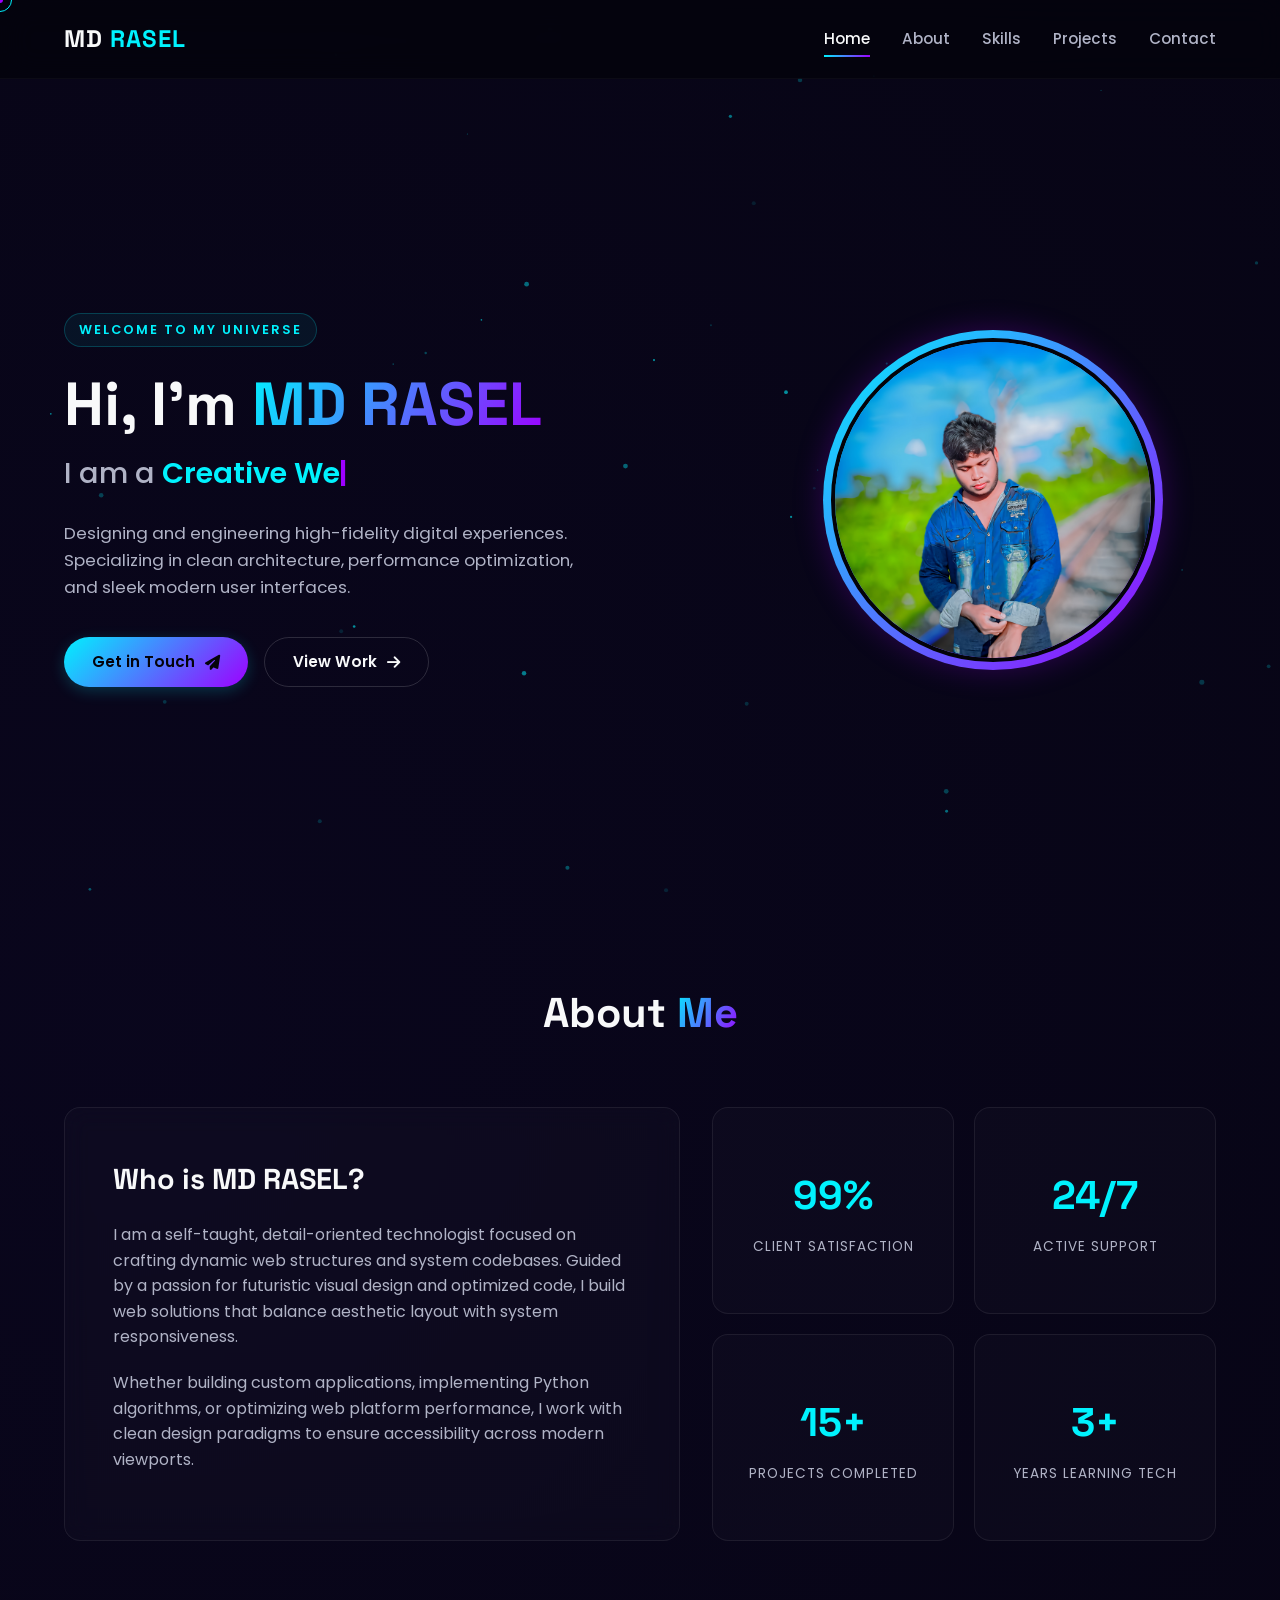
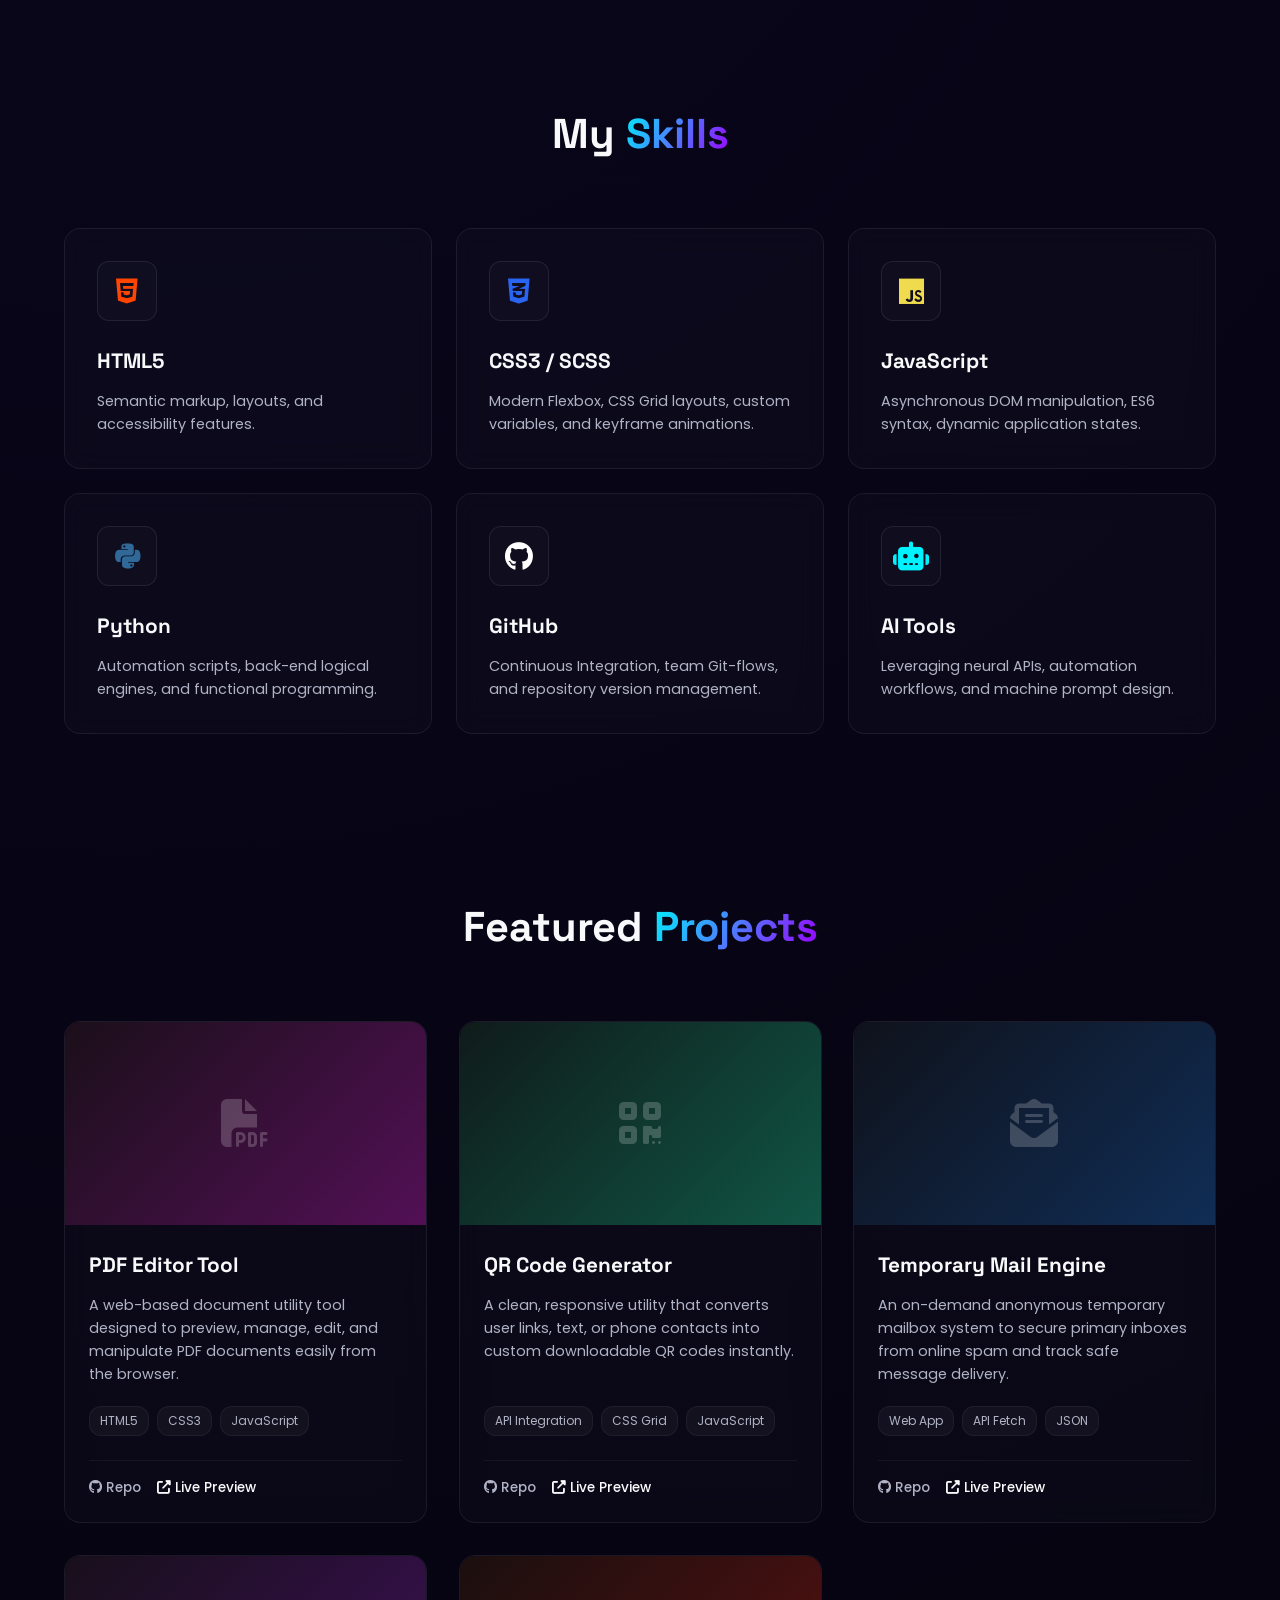
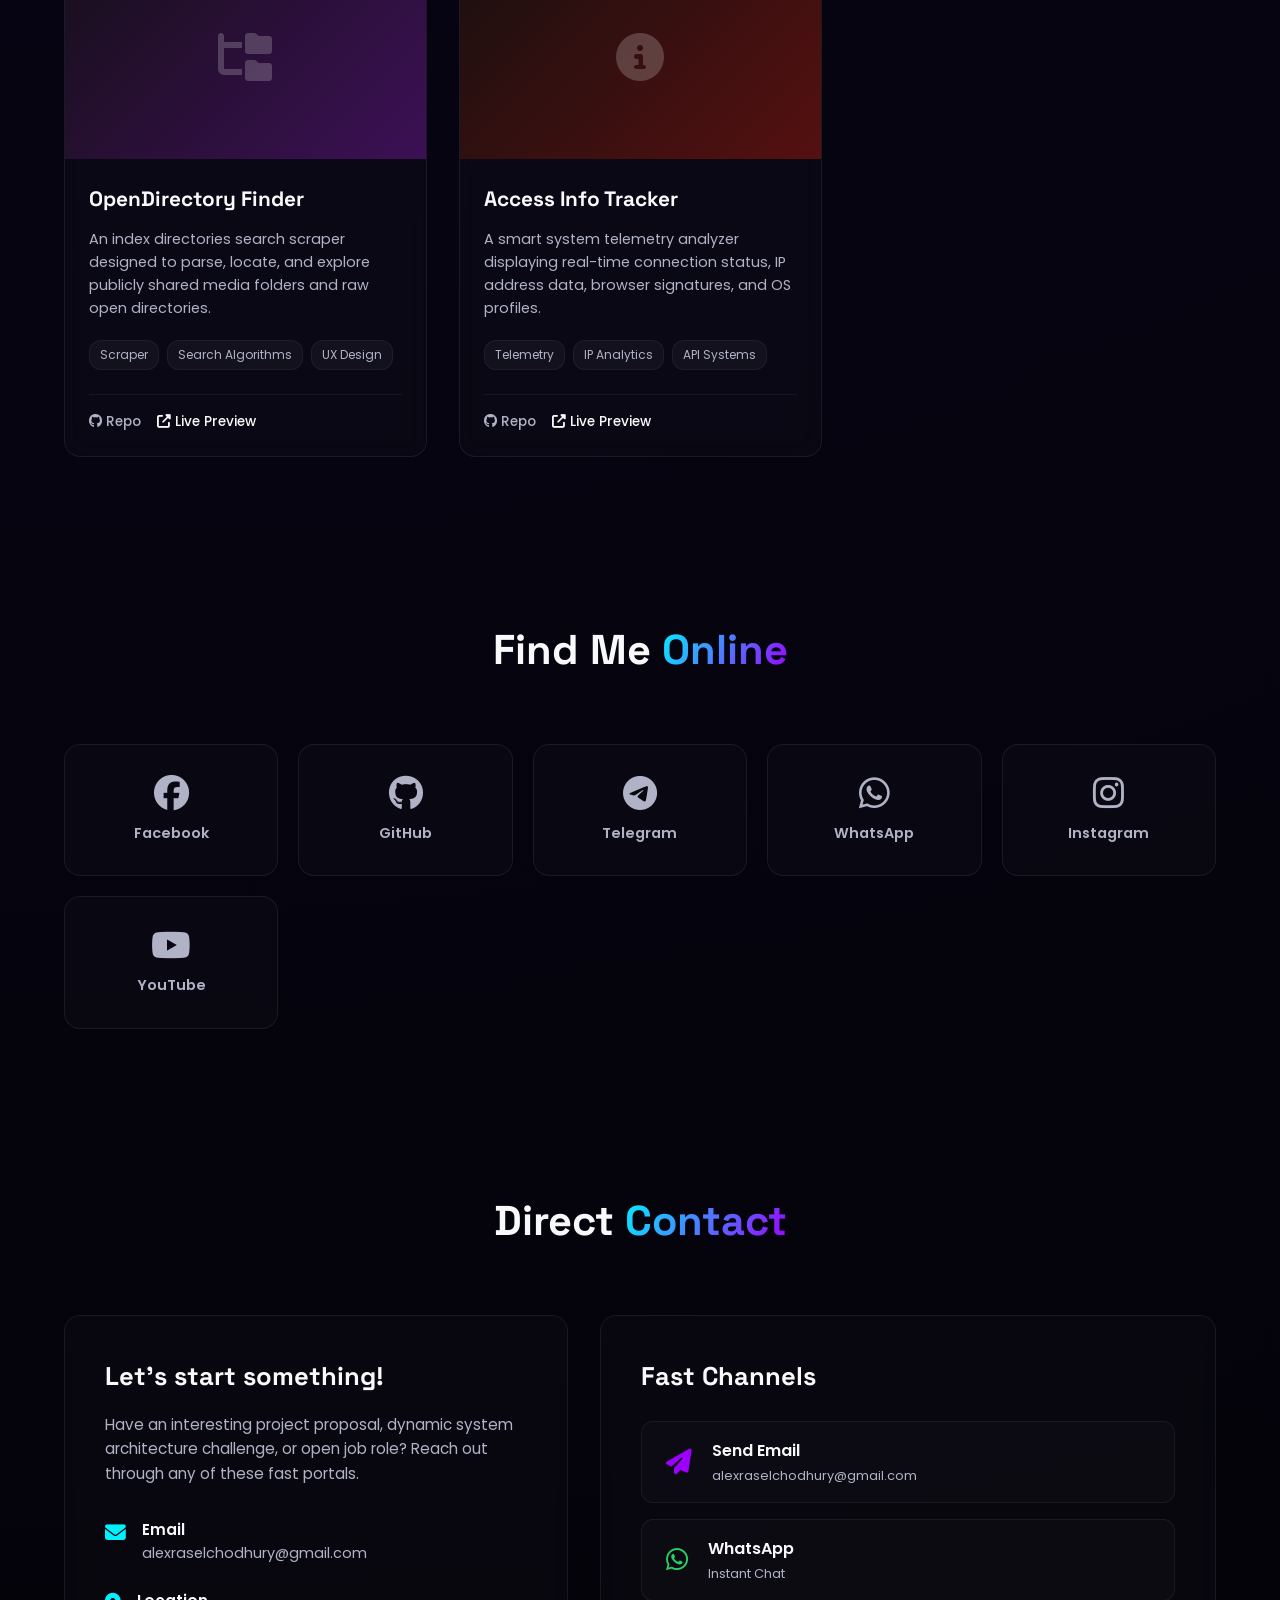
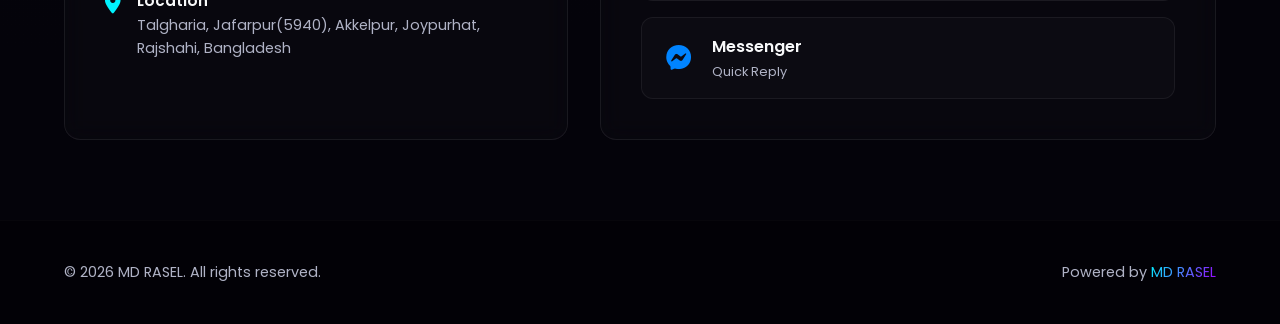
<file: index.html>
<!DOCTYPE html>
<html lang="en">
<head>
    <meta charset="UTF-8">
    <meta name="viewport" content="width=device-width, initial-scale=1.0">
    <title>MD RASEL | Premium Portfolio</title>
    <!-- Google Fonts -->
    <link rel="preconnect" href="https://fonts.googleapis.com">
    <link rel="preconnect" href="https://fonts.gstatic.com" crossorigin>
    <link href="https://fonts.googleapis.com/css2?family=Poppins:wght@300;400;500;600;700;800&family=Space+Grotesk:wght@400;500;600;700&display=swap" rel="stylesheet">
    <!-- Font Awesome Icons -->
    <link rel="stylesheet" href="https://cdnjs.cloudflare.com/ajax/libs/font-awesome/6.4.0/css/all.min.css">
    <!-- Custom CSS -->
    <link rel="stylesheet" href="style.css">
</head>
<body>

    <!-- Custom Animated Cursor -->
    <div class="custom-cursor"></div>
    <div class="custom-cursor-dot"></div>

    <!-- Loading Screen -->
    <div class="loader-wrapper" id="loader">
        <div class="loader">
            <span></span>
            <span></span>
        </div>
    </div>

    <!-- Scroll Progress Bar -->
    <div class="scroll-progress" id="scrollProgress"></div>

    <!-- Navigation Header -->
    <header class="navbar">
        <div class="nav-container">
            <a href="#hero" class="logo">MD <span>RASEL</span></a>
            <nav class="nav-menu" id="navMenu">
                <a href="#hero" class="nav-link active">Home</a>
                <a href="#about" class="nav-link">About</a>
                <a href="#skills" class="nav-link">Skills</a>
                <a href="#projects" class="nav-link">Projects</a>
                <a href="#contact" class="nav-link">Contact</a>
            </nav>
            <div class="nav-toggle" id="navToggle">
                <i class="fa-solid fa-bars-staggered"></i>
            </div>
        </div>
    </header>

    <!-- Hero Section -->
    <section class="hero-section" id="hero">
        <canvas id="particleCanvas"></canvas>
        <div class="section-container hero-grid">
            <div class="hero-content reveal-left">
                <span class="badge">Welcome to my universe</span>
                <h1>Hi, I'm <span class="highlight">MD RASEL</span></h1>
                <h3 class="typing-text-container">
                    I am a <span class="typing-text"></span>
                </h3>
                <p class="hero-desc">
                    Designing and engineering high-fidelity digital experiences. Specializing in clean architecture, performance optimization, and sleek modern user interfaces.
                </p>
                <div class="hero-ctas">
                    <a href="#contact" class="btn btn-primary">Get in Touch <i class="fa-solid fa-paper-plane"></i></a>
                    <a href="#projects" class="btn btn-secondary">View Work <i class="fa-solid fa-arrow-right"></i></a>
                </div>
            </div>
            
            <div class="hero-image-wrapper reveal-right">
                <div class="glowing-frame">
                    <!-- Target image: profile.jpg -->
                    <img src="profile.jpg" alt="MD RASEL Profile Image" class="profile-image">
                </div>
            </div>
        </div>
    </section>

    <!-- About Section -->
    <section class="about-section" id="about">
        <div class="section-container">
            <h2 class="section-title reveal-up">About <span>Me</span></h2>
            <div class="about-grid">
                <div class="about-card glass reveal-left">
                    <h3>Who is MD RASEL?</h3>
                    <p>
                        I am a self-taught, detail-oriented technologist focused on crafting dynamic web structures and system codebases. Guided by a passion for futuristic visual design and optimized code, I build web solutions that balance aesthetic layout with system responsiveness.
                    </p>
                    <p>
                        Whether building custom applications, implementing Python algorithms, or optimizing web platform performance, I work with clean design paradigms to ensure accessibility across modern viewports.
                    </p>
                </div>
                <div class="about-stats-grid reveal-right">
                    <div class="stat-card glass">
                        <span class="stat-num">99%</span>
                        <span class="stat-label">Client Satisfaction</span>
                    </div>
                    <div class="stat-card glass">
                        <span class="stat-num">24/7</span>
                        <span class="stat-label">Active Support</span>
                    </div>
                    <div class="stat-card glass">
                        <span class="stat-num">15+</span>
                        <span class="stat-label">Projects Completed</span>
                    </div>
                    <div class="stat-card glass">
                        <span class="stat-num">3+</span>
                        <span class="stat-label">Years Learning Tech</span>
                    </div>
                </div>
            </div>
        </div>
    </section>

    <!-- Skills Section -->
    <section class="skills-section" id="skills">
        <div class="section-container">
            <h2 class="section-title reveal-up">My <span>Skills</span></h2>
            <div class="skills-grid">
                <!-- HTML Card -->
                <div class="skill-card glass reveal-up">
                    <div class="skill-icon" style="--accent: #ff4500;"><i class="fa-brands fa-html5"></i></div>
                    <h3>HTML5</h3>
                    <p>Semantic markup, layouts, and accessibility features.</p>
                </div>
                <!-- CSS Card -->
                <div class="skill-card glass reveal-up" style="transition-delay: 0.1s;">
                    <div class="skill-icon" style="--accent: #2965f1;"><i class="fa-brands fa-css3-alt"></i></div>
                    <h3>CSS3 / SCSS</h3>
                    <p>Modern Flexbox, CSS Grid layouts, custom variables, and keyframe animations.</p>
                </div>
                <!-- JS Card -->
                <div class="skill-card glass reveal-up" style="transition-delay: 0.2s;">
                    <div class="skill-icon" style="--accent: #f0db4f;"><i class="fa-brands fa-js"></i></div>
                    <h3>JavaScript</h3>
                    <p>Asynchronous DOM manipulation, ES6 syntax, dynamic application states.</p>
                </div>
                <!-- Python Card -->
                <div class="skill-card glass reveal-up" style="transition-delay: 0.3s;">
                    <div class="skill-icon" style="--accent: #306998;"><i class="fa-brands fa-python"></i></div>
                    <h3>Python</h3>
                    <p>Automation scripts, back-end logical engines, and functional programming.</p>
                </div>
                <!-- GitHub Card -->
                <div class="skill-card glass reveal-up" style="transition-delay: 0.4s;">
                    <div class="skill-icon" style="--accent: #ffffff;"><i class="fa-brands fa-github"></i></div>
                    <h3>GitHub</h3>
                    <p>Continuous Integration, team Git-flows, and repository version management.</p>
                </div>
                <!-- AI Tools Card -->
                <div class="skill-card glass reveal-up" style="transition-delay: 0.5s;">
                    <div class="skill-icon" style="--accent: #00f2fe;"><i class="fa-solid fa-robot"></i></div>
                    <h3>AI Tools</h3>
                    <p>Leveraging neural APIs, automation workflows, and machine prompt design.</p>
                </div>
            </div>
        </div>
    </section>

    <!-- Projects Section -->
    <section class="projects-section" id="projects">
        <div class="section-container">
            <h2 class="section-title reveal-up">Featured <span>Projects</span></h2>
            <div class="projects-grid">
                <!-- Project 1: PDF-EDIT -->
                <div class="project-card glass reveal-up">
                    <div class="project-img-container">
                        <div class="project-img-placeholder" style="background: linear-gradient(135deg, #1b0f1a, #521055);">
                            <i class="fa-solid fa-file-pdf"></i>
                        </div>
                    </div>
                    <div class="project-info">
                        <h3>PDF Editor Tool</h3>
                        <p>A web-based document utility tool designed to preview, manage, edit, and manipulate PDF documents easily from the browser.</p>
                        <div class="project-tags">
                            <span>HTML5</span>
                            <span>CSS3</span>
                            <span>JavaScript</span>
                        </div>
                        <div class="project-links">
                            <a href="https://github.com/hanter-xd-official/PDF-EDIT" target="_blank" class="proj-link"><i class="fa-brands fa-github"></i> Repo</a>
                            <a href="https://hanter-xd-official.github.io/PDF-EDIT/" target="_blank" class="proj-link live"><i class="fa-solid fa-up-right-from-square"></i> Live Preview</a>
                        </div>
                    </div>
                </div>

                <!-- Project 2: QR-CODE-GENERATOR -->
                <div class="project-card glass reveal-up" style="transition-delay: 0.1s;">
                    <div class="project-img-container">
                        <div class="project-img-placeholder" style="background: linear-gradient(135deg, #0f1b1a, #105545);">
                            <i class="fa-solid fa-qrcode"></i>
                        </div>
                    </div>
                    <div class="project-info">
                        <h3>QR Code Generator</h3>
                        <p>A clean, responsive utility that converts user links, text, or phone contacts into custom downloadable QR codes instantly.</p>
                        <div class="project-tags">
                            <span>API Integration</span>
                            <span>CSS Grid</span>
                            <span>JavaScript</span>
                        </div>
                        <div class="project-links">
                            <a href="https://github.com/hanter-xd-official/QR-CODE-GENERATOR" target="_blank" class="proj-link"><i class="fa-brands fa-github"></i> Repo</a>
                            <a href="https://hanter-xd-official.github.io/QR-CODE-GENERATOR/" target="_blank" class="proj-link live"><i class="fa-solid fa-up-right-from-square"></i> Live Preview</a>
                        </div>
                    </div>
                </div>

                <!-- Project 3: TEMP-MAIL -->
                <div class="project-card glass reveal-up" style="transition-delay: 0.2s;">
                    <div class="project-img-container">
                        <div class="project-img-placeholder" style="background: linear-gradient(135deg, #0f121b, #102d55);">
                            <i class="fa-solid fa-envelope-open-text"></i>
                        </div>
                    </div>
                    <div class="project-info">
                        <h3>Temporary Mail Engine</h3>
                        <p>An on-demand anonymous temporary mailbox system to secure primary inboxes from online spam and track safe message delivery.</p>
                        <div class="project-tags">
                            <span>Web App</span>
                            <span>API Fetch</span>
                            <span>JSON</span>
                        </div>
                        <div class="project-links">
                            <a href="https://github.com/hanter-xd-official/TEMP-MAIL" target="_blank" class="proj-link"><i class="fa-brands fa-github"></i> Repo</a>
                            <a href="https://hanter-xd-official.github.io/TEMP-MAIL/" target="_blank" class="proj-link live"><i class="fa-solid fa-up-right-from-square"></i> Live Preview</a>
                        </div>
                    </div>
                </div>

                <!-- Project 4: OpenDirectory-Finder -->
                <div class="project-card glass reveal-up" style="transition-delay: 0.3s;">
                    <div class="project-img-container">
                        <div class="project-img-placeholder" style="background: linear-gradient(135deg, #180f1b, #3c1055);">
                            <i class="fa-solid fa-folder-tree"></i>
                        </div>
                    </div>
                    <div class="project-info">
                        <h3>OpenDirectory Finder</h3>
                        <p>An index directories search scraper designed to parse, locate, and explore publicly shared media folders and raw open directories.</p>
                        <div class="project-tags">
                            <span>Scraper</span>
                            <span>Search Algorithms</span>
                            <span>UX Design</span>
                        </div>
                        <div class="project-links">
                            <a href="https://github.com/hanter-xd-official/OpenDirectory-Finder" target="_blank" class="proj-link"><i class="fa-brands fa-github"></i> Repo</a>
                            <a href="https://hanter-xd-official.github.io/OpenDirectory-Finder/" target="_blank" class="proj-link live"><i class="fa-solid fa-up-right-from-square"></i> Live Preview</a>
                        </div>
                    </div>
                </div>

                <!-- Project 5: ACCESS-INFO -->
                <div class="project-card glass reveal-up" style="transition-delay: 0.4s;">
                    <div class="project-img-container">
                        <div class="project-img-placeholder" style="background: linear-gradient(135deg, #1b0f0f, #551010);">
                            <i class="fa-solid fa-circle-info"></i>
                        </div>
                    </div>
                    <div class="project-info">
                        <h3>Access Info Tracker</h3>
                        <p>A smart system telemetry analyzer displaying real-time connection status, IP address data, browser signatures, and OS profiles.</p>
                        <div class="project-tags">
                            <span>Telemetry</span>
                            <span>IP Analytics</span>
                            <span>API Systems</span>
                        </div>
                        <div class="project-links">
                            <a href="https://github.com/hanter-xd-official/ACCESS-INFO" target="_blank" class="proj-link"><i class="fa-brands fa-github"></i> Repo</a>
                            <a href="https://hanter-xd-official.github.io/ACCESS-INFO/" target="_blank" class="proj-link live"><i class="fa-solid fa-up-right-from-square"></i> Live Preview</a>
                        </div>
                    </div>
                </div>
            </div>
        </div>
    </section>

    <!-- Social Media Section -->
    <section class="socials-section">
        <div class="section-container text-center">
            <h2 class="section-title reveal-up">Find Me <span>Online</span></h2>
            <div class="socials-grid reveal-up">
                <!-- Facebook -->
                <a href="https://www.facebook.com/MD.RASEL.78234" target="_blank" class="social-card glass" style="--s-color: #1877f2;">
                    <i class="fa-brands fa-facebook"></i>
                    <span>Facebook</span>
                </a>
                <!-- GitHub -->
                <a href="https://github.com/hanter-xd-official" target="_blank" class="social-card glass" style="--s-color: #f0f6fc;">
                    <i class="fa-brands fa-github"></i>
                    <span>GitHub</span>
                </a>
                <!-- Telegram -->
                <a href="https://t.me/HANTER_XD_OFFICIAL" target="_blank" class="social-card glass" style="--s-color: #0088cc;">
                    <i class="fa-brands fa-telegram"></i>
                    <span>Telegram</span>
                </a>
                <!-- WhatsApp -->
                <a href="https://wa.me/+8801882278234" target="_blank" class="social-card glass" style="--s-color: #25d366;">
                    <i class="fa-brands fa-whatsapp"></i>
                    <span>WhatsApp</span>
                </a>
                <!-- Instagram -->
                <a href="https://instagram.com/mdrasel054281" target="_blank" class="social-card glass" style="--s-color: #c13584;">
                    <i class="fa-brands fa-instagram"></i>
                    <span>Instagram</span>
                </a>
                <!-- YouTube -->
                <a href="https://youtube.com/@rasel-bhai34?si=eHi9uU1KvbQ65YPK" target="_blank" class="social-card glass" style="--s-color: #ff0000;">
                    <i class="fa-brands fa-youtube"></i>
                    <span>YouTube</span>
                </a>
            </div>
        </div>
    </section>

    <!-- Contact Section -->
    <section class="contact-section" id="contact">
        <div class="section-container">
            <h2 class="section-title reveal-up">Direct <span>Contact</span></h2>
            <div class="contact-grid">
                <div class="contact-info-panel glass reveal-left">
                    <h3>Let's start something!</h3>
                    <p>Have an interesting project proposal, dynamic system architecture challenge, or open job role? Reach out through any of these fast portals.</p>
                    <div class="info-item">
                        <i class="fa-solid fa-envelope"></i>
                        <div>
                            <h4>Email</h4>
                            <p>alexraselchodhury@gmail.com</p>
                        </div>
                    </div>
                    <div class="info-item">
                        <i class="fa-solid fa-location-dot"></i>
                        <div>
                            <h4>Location</h4>
                            <p>Talgharia, Jafarpur(5940), Akkelpur, Joypurhat, Rajshahi, Bangladesh</p>
                        </div>
                    </div>
                </div>
                
                <div class="contact-links-panel glass reveal-right">
                    <h3>Fast Channels</h3>
                    <div class="channel-buttons">
                        <!-- Email Link -->
                        <a href="mailto: alexraselchodhury@gmail.com" class="channel-btn mail">
                            <span class="btn-icon"><i class="fa-solid fa-paper-plane"></i></span>
                            <span class="btn-text">Send Email <small>alexraselchodhury@gmail.com</small></span>
                        </a>
                        <!-- WhatsApp Link -->
                        <a href="https://wa.me/+8801882278234" target="_blank" class="channel-btn whatsapp">
                            <span class="btn-icon"><i class="fa-brands fa-whatsapp"></i></span>
                            <span class="btn-text">WhatsApp <small>Instant Chat</small></span>
                        </a>
                        <!-- Messenger Link -->
                        <a href="https://m.me/MD.RASEL.78234" target="_blank" class="channel-btn messenger">
                            <span class="btn-icon"><i class="fa-brands fa-facebook-messenger"></i></span>
                            <span class="btn-text">Messenger <small>Quick Reply</small></span>
                        </a>
                    </div>
                </div>
            </div>
        </div>
    </section>

    <!-- Footer -->
    <footer>
        <div class="section-container footer-content">
            <p>&copy; <span id="year"></span> MD RASEL. All rights reserved.</p>
            <p class="credit">Powered by <span class="highlight">MD RASEL</span></p>
        </div>
    </footer>

    <!-- Script Resource -->
    <script src="script.js"></script>
</body>
</html>
</file>
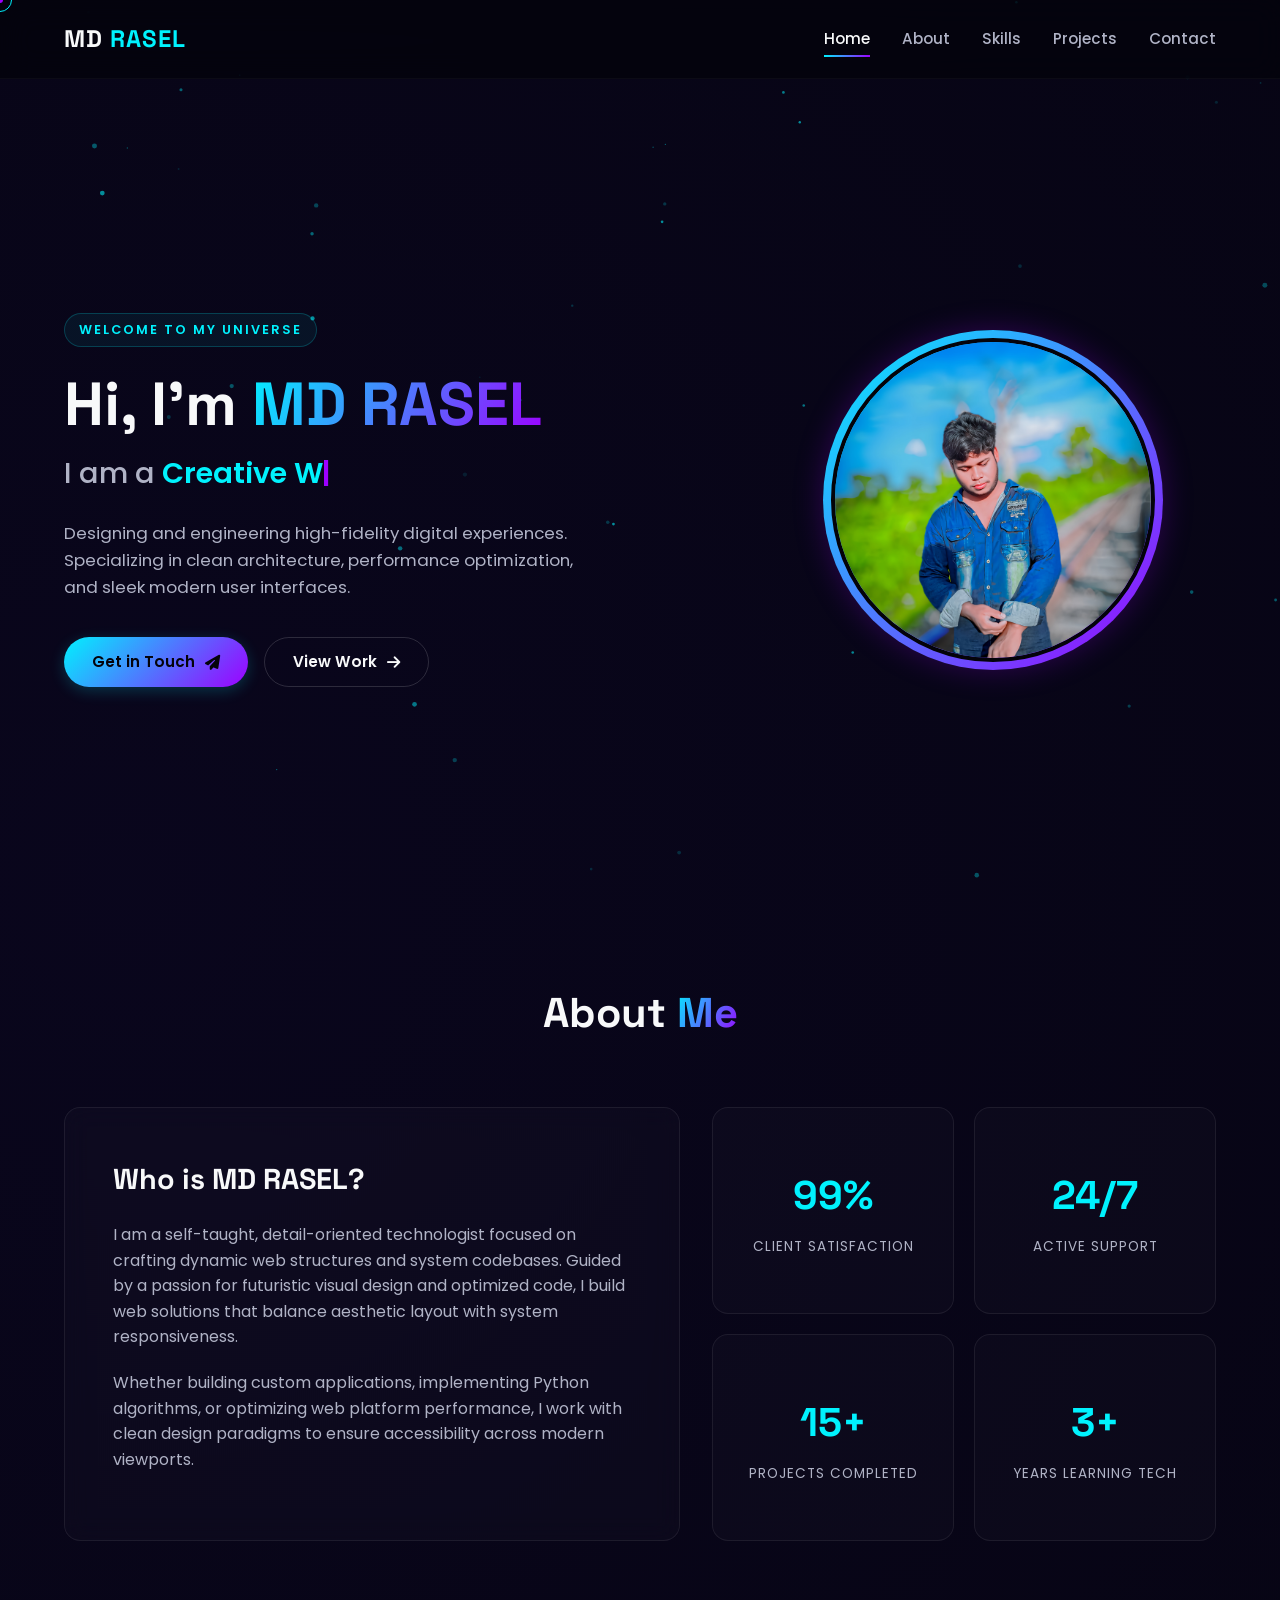
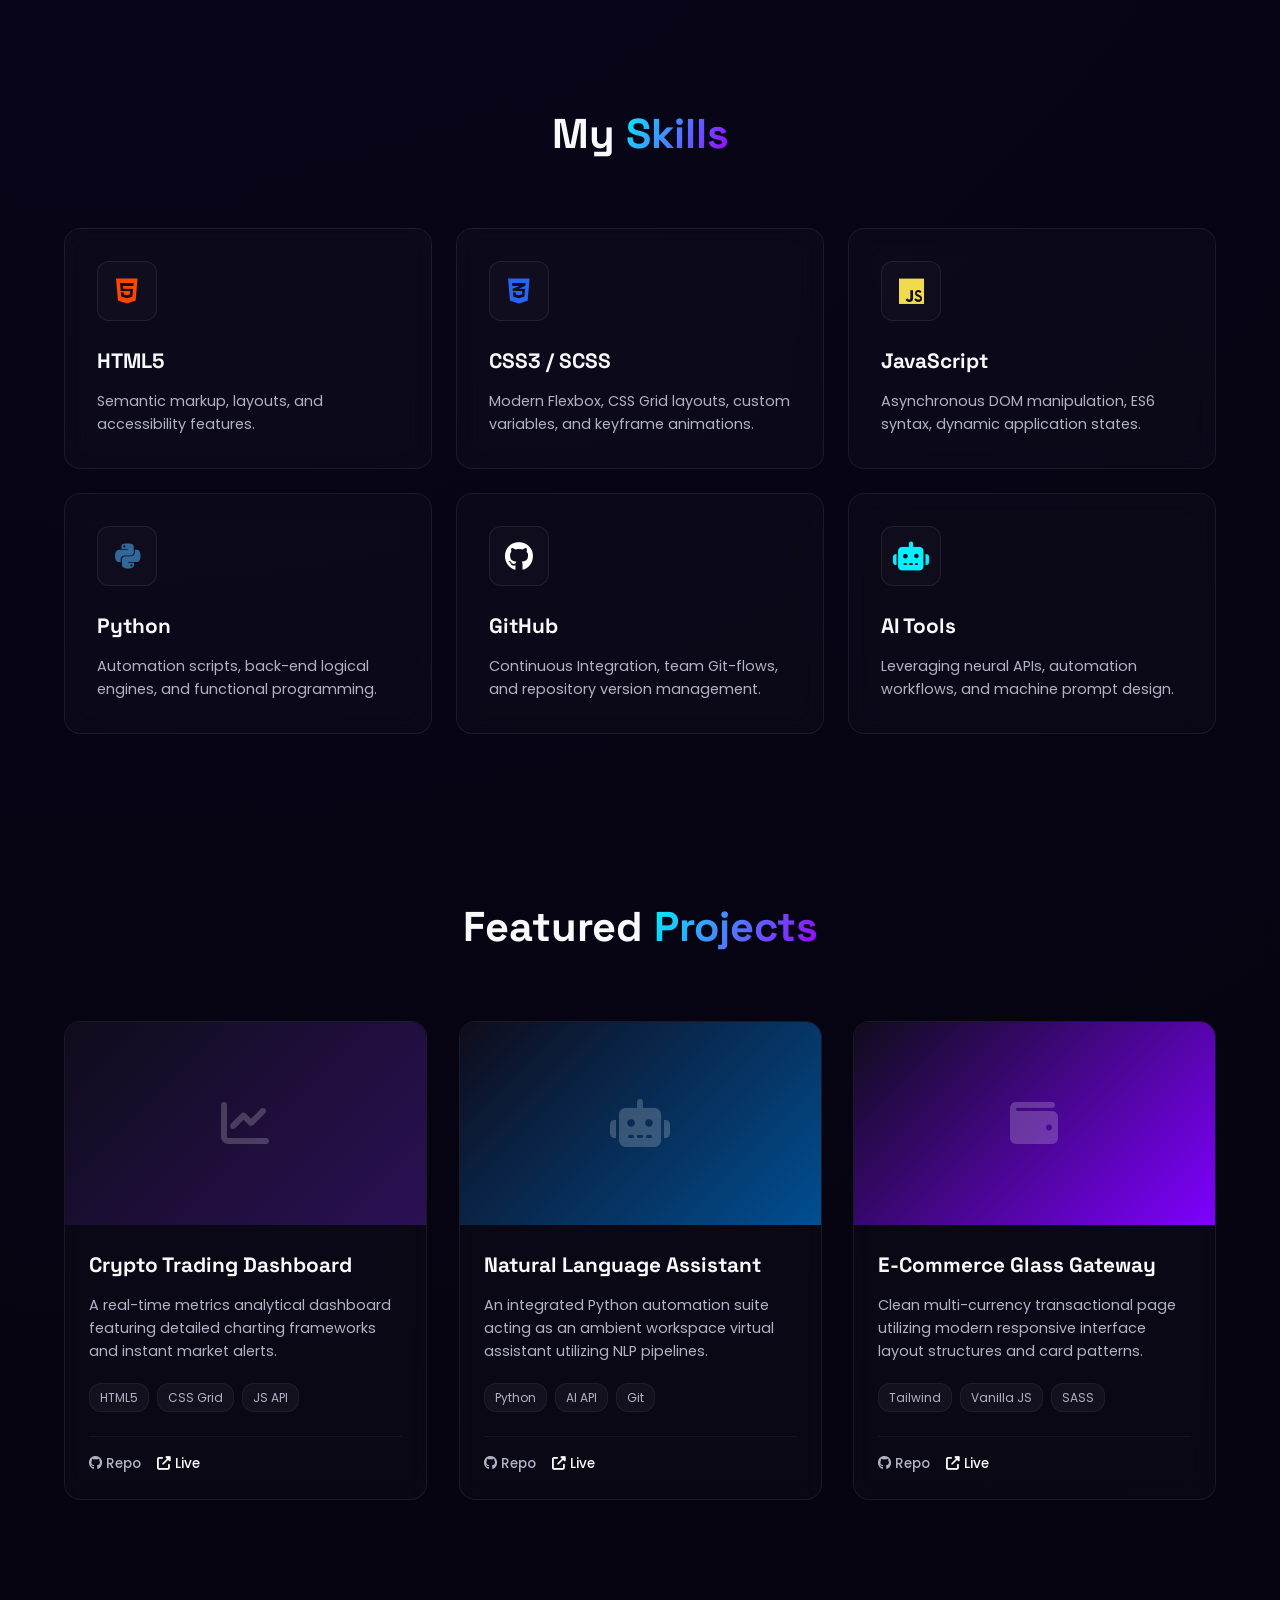
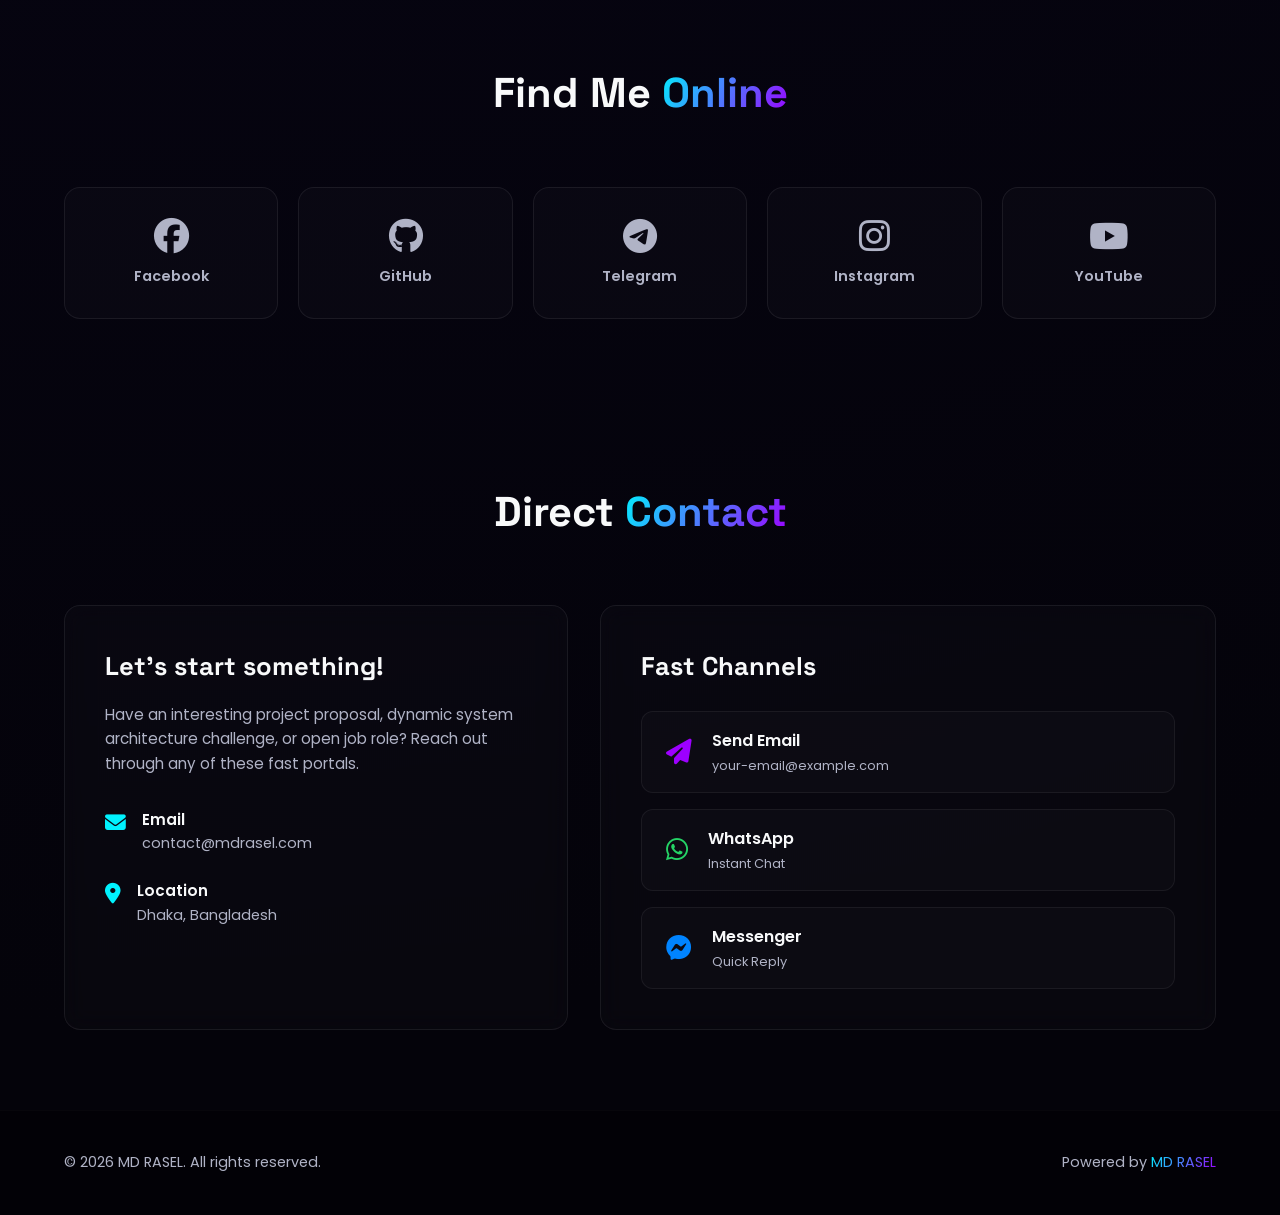
<file: PORTFOLIO.html>
<!DOCTYPE html>
<html lang="en">
<head>
    <meta charset="UTF-8">
    <meta name="viewport" content="width=device-width, initial-scale=1.0">
    <title>MD RASEL | Premium Portfolio</title>
    <!-- Google Fonts -->
    <link rel="preconnect" href="https://fonts.googleapis.com">
    <link rel="preconnect" href="https://fonts.gstatic.com" crossorigin>
    <link href="https://fonts.googleapis.com/css2?family=Poppins:wght@300;400;500;600;700;800&family=Space+Grotesk:wght@400;500;600;700&display=swap" rel="stylesheet">
    <!-- Font Awesome Icons -->
    <link rel="stylesheet" href="https://cdnjs.cloudflare.com/ajax/libs/font-awesome/6.4.0/css/all.min.css">
    <!-- Custom CSS -->
    <link rel="stylesheet" href="style.css">
</head>
<body>

    <!-- Custom Animated Cursor -->
    <div class="custom-cursor"></div>
    <div class="custom-cursor-dot"></div>

    <!-- Loading Screen -->
    <div class="loader-wrapper" id="loader">
        <div class="loader">
            <span></span>
            <span></span>
        </div>
    </div>

    <!-- Scroll Progress Bar -->
    <div class="scroll-progress" id="scrollProgress"></div>

    <!-- Navigation Header -->
    <header class="navbar">
        <div class="nav-container">
            <a href="#hero" class="logo">MD <span>RASEL</span></a>
            <nav class="nav-menu" id="navMenu">
                <a href="#hero" class="nav-link active">Home</a>
                <a href="#about" class="nav-link">About</a>
                <a href="#skills" class="nav-link">Skills</a>
                <a href="#projects" class="nav-link">Projects</a>
                <a href="#contact" class="nav-link">Contact</a>
            </nav>
            <div class="nav-toggle" id="navToggle">
                <i class="fa-solid fa-bars-staggered"></i>
            </div>
        </div>
    </header>

    <!-- Hero Section -->
    <section class="hero-section" id="hero">
        <canvas id="particleCanvas"></canvas>
        <div class="section-container hero-grid">
            <div class="hero-content reveal-left">
                <span class="badge">Welcome to my universe</span>
                <h1>Hi, I'm <span class="highlight">MD RASEL</span></h1>
                <h3 class="typing-text-container">
                    I am a <span class="typing-text"></span>
                </h3>
                <p class="hero-desc">
                    Designing and engineering high-fidelity digital experiences. Specializing in clean architecture, performance optimization, and sleek modern user interfaces.
                </p>
                <div class="hero-ctas">
                    <a href="#contact" class="btn btn-primary">Get in Touch <i class="fa-solid fa-paper-plane"></i></a>
                    <a href="#projects" class="btn btn-secondary">View Work <i class="fa-solid fa-arrow-right"></i></a>
                </div>
            </div>
            
            <div class="hero-image-wrapper reveal-right">
                <div class="glowing-frame">
                    <!-- Target image: user-uploaded photo renamed to profile.jpg -->
                    <img src="profile.jpg" alt="MD RASEL Profile Image" class="profile-image">
                </div>
            </div>
        </div>
    </section>

    <!-- About Section -->
    <section class="about-section" id="about">
        <div class="section-container">
            <h2 class="section-title reveal-up">About <span>Me</span></h2>
            <div class="about-grid">
                <div class="about-card glass reveal-left">
                    <h3>Who is MD RASEL?</h3>
                    <p>
                        I am a self-taught, detail-oriented technologist focused on crafting dynamic web structures and system codebases. Guided by a passion for futuristic visual design and optimized code, I build web solutions that balance aesthetic layout with system responsiveness.
                    </p>
                    <p>
                        Whether building custom applications, implementing Python algorithms, or optimizing web platform performance, I work with clean design paradigms to ensure accessibility across modern viewports.
                    </p>
                </div>
                <div class="about-stats-grid reveal-right">
                    <div class="stat-card glass">
                        <span class="stat-num">99%</span>
                        <span class="stat-label">Client Satisfaction</span>
                    </div>
                    <div class="stat-card glass">
                        <span class="stat-num">24/7</span>
                        <span class="stat-label">Active Support</span>
                    </div>
                    <div class="stat-card glass">
                        <span class="stat-num">15+</span>
                        <span class="stat-label">Projects Completed</span>
                    </div>
                    <div class="stat-card glass">
                        <span class="stat-num">3+</span>
                        <span class="stat-label">Years Learning Tech</span>
                    </div>
                </div>
            </div>
        </div>
    </section>

    <!-- Skills Section -->
    <section class="skills-section" id="skills">
        <div class="section-container">
            <h2 class="section-title reveal-up">My <span>Skills</span></h2>
            <div class="skills-grid">
                <!-- HTML Card -->
                <div class="skill-card glass reveal-up">
                    <div class="skill-icon" style="--accent: #ff4500;"><i class="fa-brands fa-html5"></i></div>
                    <h3>HTML5</h3>
                    <p>Semantic markup, layouts, and accessibility features.</p>
                </div>
                <!-- CSS Card -->
                <div class="skill-card glass reveal-up" style="transition-delay: 0.1s;">
                    <div class="skill-icon" style="--accent: #2965f1;"><i class="fa-brands fa-css3-alt"></i></div>
                    <h3>CSS3 / SCSS</h3>
                    <p>Modern Flexbox, CSS Grid layouts, custom variables, and keyframe animations.</p>
                </div>
                <!-- JS Card -->
                <div class="skill-card glass reveal-up" style="transition-delay: 0.2s;">
                    <div class="skill-icon" style="--accent: #f0db4f;"><i class="fa-brands fa-js"></i></div>
                    <h3>JavaScript</h3>
                    <p>Asynchronous DOM manipulation, ES6 syntax, dynamic application states.</p>
                </div>
                <!-- Python Card -->
                <div class="skill-card glass reveal-up" style="transition-delay: 0.3s;">
                    <div class="skill-icon" style="--accent: #306998;"><i class="fa-brands fa-python"></i></div>
                    <h3>Python</h3>
                    <p>Automation scripts, back-end logical engines, and functional programming.</p>
                </div>
                <!-- GitHub Card -->
                <div class="skill-card glass reveal-up" style="transition-delay: 0.4s;">
                    <div class="skill-icon" style="--accent: #ffffff;"><i class="fa-brands fa-github"></i></div>
                    <h3>GitHub</h3>
                    <p>Continuous Integration, team Git-flows, and repository version management.</p>
                </div>
                <!-- AI Tools Card -->
                <div class="skill-card glass reveal-up" style="transition-delay: 0.5s;">
                    <div class="skill-icon" style="--accent: #00f2fe;"><i class="fa-solid fa-robot"></i></div>
                    <h3>AI Tools</h3>
                    <p>Leveraging neural APIs, automation workflows, and machine prompt design.</p>
                </div>
            </div>
        </div>
    </section>

    <!-- Projects Section -->
    <section class="projects-section" id="projects">
        <div class="section-container">
            <h2 class="section-title reveal-up">Featured <span>Projects</span></h2>
            <div class="projects-grid">
                <!-- Project 1 -->
                <div class="project-card glass reveal-up">
                    <div class="project-img-container">
                        <div class="project-img-placeholder" style="background: linear-gradient(135deg, #0f0c1b, #2b1055);">
                            <i class="fa-solid fa-chart-line"></i>
                        </div>
                    </div>
                    <div class="project-info">
                        <h3>Crypto Trading Dashboard</h3>
                        <p>A real-time metrics analytical dashboard featuring detailed charting frameworks and instant market alerts.</p>
                        <div class="project-tags">
                            <span>HTML5</span>
                            <span>CSS Grid</span>
                            <span>JS API</span>
                        </div>
                        <div class="project-links">
                            <a href="#" class="proj-link"><i class="fa-brands fa-github"></i> Repo</a>
                            <a href="#" class="proj-link live"><i class="fa-solid fa-up-right-from-square"></i> Live</a>
                        </div>
                    </div>
                </div>

                <!-- Project 2 -->
                <div class="project-card glass reveal-up" style="transition-delay: 0.1s;">
                    <div class="project-img-container">
                        <div class="project-img-placeholder" style="background: linear-gradient(135deg, #0f0c1b, #004e92);">
                            <i class="fa-solid fa-robot"></i>
                        </div>
                    </div>
                    <div class="project-info">
                        <h3>Natural Language Assistant</h3>
                        <p>An integrated Python automation suite acting as an ambient workspace virtual assistant utilizing NLP pipelines.</p>
                        <div class="project-tags">
                            <span>Python</span>
                            <span>AI API</span>
                            <span>Git</span>
                        </div>
                        <div class="project-links">
                            <a href="#" class="proj-link"><i class="fa-brands fa-github"></i> Repo</a>
                            <a href="#" class="proj-link live"><i class="fa-solid fa-up-right-from-square"></i> Live</a>
                        </div>
                    </div>
                </div>

                <!-- Project 3 -->
                <div class="project-card glass reveal-up" style="transition-delay: 0.2s;">
                    <div class="project-img-container">
                        <div class="project-img-placeholder" style="background: linear-gradient(135deg, #0f0c1b, #7f00ff);">
                            <i class="fa-solid fa-wallet"></i>
                        </div>
                    </div>
                    <div class="project-info">
                        <h3>E-Commerce Glass Gateway</h3>
                        <p>Clean multi-currency transactional page utilizing modern responsive interface layout structures and card patterns.</p>
                        <div class="project-tags">
                            <span>Tailwind</span>
                            <span>Vanilla JS</span>
                            <span>SASS</span>
                        </div>
                        <div class="project-links">
                            <a href="#" class="proj-link"><i class="fa-brands fa-github"></i> Repo</a>
                            <a href="#" class="proj-link live"><i class="fa-solid fa-up-right-from-square"></i> Live</a>
                        </div>
                    </div>
                </div>
            </div>
        </div>
    </section>

    <!-- Social Media Section -->
    <section class="socials-section">
        <div class="section-container text-center">
            <h2 class="section-title reveal-up">Find Me <span>Online</span></h2>
            <div class="socials-grid reveal-up">
                <!-- Facebook -->
                <a href="https://facebook.com/" target="_blank" class="social-card glass" style="--s-color: #1877f2;">
                    <i class="fa-brands fa-facebook"></i>
                    <span>Facebook</span>
                </a>
                <!-- GitHub -->
                <a href="https://github.com/" target="_blank" class="social-card glass" style="--s-color: #f0f6fc;">
                    <i class="fa-brands fa-github"></i>
                    <span>GitHub</span>
                </a>
                <!-- Telegram -->
                <a href="https://t.me/" target="_blank" class="social-card glass" style="--s-color: #0088cc;">
                    <i class="fa-brands fa-telegram"></i>
                    <span>Telegram</span>
                </a>
                <!-- Instagram -->
                <a href="https://instagram.com/" target="_blank" class="social-card glass" style="--s-color: #c13584;">
                    <i class="fa-brands fa-instagram"></i>
                    <span>Instagram</span>
                </a>
                <!-- YouTube -->
                <a href="https://youtube.com/" target="_blank" class="social-card glass" style="--s-color: #ff0000;">
                    <i class="fa-brands fa-youtube"></i>
                    <span>YouTube</span>
                </a>
            </div>
        </div>
    </section>

    <!-- Contact Section -->
    <section class="contact-section" id="contact">
        <div class="section-container">
            <h2 class="section-title reveal-up">Direct <span>Contact</span></h2>
            <div class="contact-grid">
                <div class="contact-info-panel glass reveal-left">
                    <h3>Let's start something!</h3>
                    <p>Have an interesting project proposal, dynamic system architecture challenge, or open job role? Reach out through any of these fast portals.</p>
                    <div class="info-item">
                        <i class="fa-solid fa-envelope"></i>
                        <div>
                            <h4>Email</h4>
                            <p>contact@mdrasel.com</p>
                        </div>
                    </div>
                    <div class="info-item">
                        <i class="fa-solid fa-location-dot"></i>
                        <div>
                            <h4>Location</h4>
                            <p>Dhaka, Bangladesh</p>
                        </div>
                    </div>
                </div>
                
                <div class="contact-links-panel glass reveal-right">
                    <h3>Fast Channels</h3>
                    <div class="channel-buttons">
                        <!-- Email Link -->
                        <a href="mailto:your-email@example.com" class="channel-btn mail">
                            <span class="btn-icon"><i class="fa-solid fa-paper-plane"></i></span>
                            <span class="btn-text">Send Email <small>your-email@example.com</small></span>
                        </a>
                        <!-- WhatsApp Link -->
                        <a href="https://wa.me/8801234567890" target="_blank" class="channel-btn whatsapp">
                            <span class="btn-icon"><i class="fa-brands fa-whatsapp"></i></span>
                            <span class="btn-text">WhatsApp <small>Instant Chat</small></span>
                        </a>
                        <!-- Messenger Link -->
                        <a href="https://m.me/yourusername" target="_blank" class="channel-btn messenger">
                            <span class="btn-icon"><i class="fa-brands fa-facebook-messenger"></i></span>
                            <span class="btn-text">Messenger <small>Quick Reply</small></span>
                        </a>
                    </div>
                </div>
            </div>
        </div>
    </section>

    <!-- Footer -->
    <footer>
        <div class="section-container footer-content">
            <p>&copy; <span id="year"></span> MD RASEL. All rights reserved.</p>
            <p class="credit">Powered by <span class="highlight">MD RASEL</span></p>
        </div>
    </footer>

    <!-- Script Resource -->
    <script src="script.js"></script>
</body>
</html>
</file>
<file: style.css>
/* --- Global Theme & Variable Settings --- */
:root {
    --bg-primary: #04030a;
    --bg-secondary: #0a0818;
    --accent-blue: #00f2fe;
    --accent-purple: #9d00ff;
    --text-primary: #f8f9fa;
    --text-secondary: #b0b3c6;
    --glass-bg: rgba(255, 255, 255, 0.02);
    --glass-border: rgba(255, 255, 255, 0.07);
    --glass-blur: blur(12px);
    --transition-speed: 0.4s;
    --font-heading: 'Space Grotesk', sans-serif;
    --font-body: 'Poppins', sans-serif;
}

* {
    margin: 0;
    padding: 0;
    box-sizing: border-box;
    scroll-behavior: smooth;
    cursor: none; /* Custom Cursor enabled */
}

body {
    background-color: var(--bg-primary);
    background-image: radial-gradient(circle at 10% 20%, rgba(13, 8, 41, 0.6) 0%, rgba(4, 3, 10, 1) 90%);
    color: var(--text-primary);
    font-family: var(--font-body);
    overflow-x: hidden;
    line-height: 1.6;
}

/* Custom Selection Color */
::selection {
    background: rgba(157, 0, 255, 0.3);
    color: var(--accent-blue);
}

/* --- Scrollbar Customization --- */
::-webkit-scrollbar {
    width: 8px;
}
::-webkit-scrollbar-track {
    background: var(--bg-primary);
}
::-webkit-scrollbar-thumb {
    background: linear-gradient(180deg, var(--accent-blue), var(--accent-purple));
    border-radius: 4px;
}

/* --- Container Utility --- */
.section-container {
    width: 100%;
    max-width: 1200px;
    margin: 0 auto;
    padding: 80px 24px;
}

.text-center {
    text-align: center;
}

.highlight {
    background: linear-gradient(120deg, var(--accent-blue), var(--accent-purple));
    -webkit-background-clip: text;
    -webkit-text-fill-color: transparent;
}

/* --- Glassmorphism Base --- */
.glass {
    background: var(--glass-bg);
    border: 1px solid var(--glass-border);
    backdrop-filter: var(--glass-blur);
    -webkit-backdrop-filter: var(--glass-blur);
    border-radius: 16px;
    transition: transform var(--transition-speed) cubic-bezier(0.25, 0.8, 0.25, 1),
                box-shadow var(--transition-speed) cubic-bezier(0.25, 0.8, 0.25, 1),
                border-color var(--transition-speed);
}

.glass:hover {
    border-color: rgba(157, 0, 255, 0.25);
    box-shadow: 0 10px 30px rgba(0, 242, 254, 0.05);
}

/* --- Dynamic Scroll Progress Indicator --- */
.scroll-progress {
    position: fixed;
    top: 0;
    left: 0;
    height: 3px;
    background: linear-gradient(90deg, var(--accent-blue), var(--accent-purple));
    width: 0%;
    z-index: 1000;
}

/* --- Loading Screen Overlay --- */
.loader-wrapper {
    position: fixed;
    top: 0;
    left: 0;
    width: 100%;
    height: 100%;
    background: var(--bg-primary);
    display: flex;
    justify-content: center;
    align-items: center;
    z-index: 9999;
    transition: opacity 0.5s ease, visibility 0.5s ease;
}

.loader {
    position: relative;
    width: 60px;
    height: 60px;
}

.loader span {
    position: absolute;
    width: 100%;
    height: 100%;
    border-radius: 50%;
    border: 4px solid transparent;
    border-top-color: var(--accent-blue);
    animation: spin 1.2s linear infinite;
}

.loader span:nth-child(2) {
    border-top-color: var(--accent-purple);
    animation: spin 0.8s linear infinite reverse;
}

@keyframes spin {
    0% { transform: rotate(0deg); }
    100% { transform: rotate(360deg); }
}

/* --- Custom Cursor Style --- */
.custom-cursor {
    position: fixed;
    width: 24px;
    height: 24px;
    border: 1.5px solid var(--accent-blue);
    border-radius: 50%;
    pointer-events: none;
    transform: translate(-50%, -50%);
    transition: width 0.2s, height 0.2s, background-color 0.2s;
    z-index: 99999;
}

.custom-cursor-dot {
    position: fixed;
    width: 6px;
    height: 6px;
    background-color: var(--accent-purple);
    border-radius: 50%;
    pointer-events: none;
    transform: translate(-50%, -50%);
    z-index: 99999;
}

/* Hover feedback on interactive nodes */
.hovering .custom-cursor {
    width: 44px;
    height: 44px;
    background-color: rgba(0, 242, 254, 0.08);
    border-color: var(--accent-purple);
}

/* Hide cursors on small displays */
@media (max-width: 991px) {
    * { cursor: auto !important; }
    .custom-cursor, .custom-cursor-dot { display: none !important; }
}

/* --- Sticky Header Navigation --- */
.navbar {
    position: fixed;
    top: 0;
    left: 0;
    width: 100%;
    z-index: 100;
    background: rgba(4, 3, 10, 0.7);
    backdrop-filter: blur(15px);
    -webkit-backdrop-filter: blur(15px);
    border-bottom: 1px solid rgba(255, 255, 255, 0.03);
    transition: padding 0.3s;
}

.nav-container {
    max-width: 1200px;
    margin: 0 auto;
    padding: 20px 24px;
    display: flex;
    justify-content: space-between;
    align-items: center;
}

.logo {
    font-family: var(--font-heading);
    font-weight: 700;
    font-size: 1.5rem;
    color: var(--text-primary);
    text-decoration: none;
    letter-spacing: 1px;
}

.logo span {
    color: var(--accent-blue);
}

.nav-menu {
    display: flex;
    gap: 32px;
}

.nav-link {
    font-size: 0.95rem;
    font-weight: 500;
    color: var(--text-secondary);
    text-decoration: none;
    position: relative;
    transition: color var(--transition-speed);
}

.nav-link::after {
    content: '';
    position: absolute;
    bottom: -6px;
    left: 0;
    width: 0%;
    height: 2px;
    background: linear-gradient(90deg, var(--accent-blue), var(--accent-purple));
    transition: width var(--transition-speed);
}

.nav-link:hover, .nav-link.active {
    color: var(--text-primary);
}

.nav-link:hover::after, .nav-link.active::after {
    width: 100%;
}

.nav-toggle {
    display: none;
    font-size: 1.5rem;
    color: var(--text-primary);
}

/* --- Hero Section Styling --- */
.hero-section {
    position: relative;
    min-height: 100vh;
    display: flex;
    align-items: center;
    overflow: hidden;
    padding-top: 100px;
}

#particleCanvas {
    position: absolute;
    top: 0;
    left: 0;
    width: 100%;
    height: 100%;
    pointer-events: none;
    z-index: 1;
}

.hero-grid {
    position: relative;
    z-index: 2;
    display: grid;
    grid-template-columns: 1.2fr 0.8fr;
    gap: 40px;
    align-items: center;
}

.badge {
    display: inline-block;
    padding: 6px 14px;
    border-radius: 30px;
    background: rgba(0, 242, 254, 0.06);
    border: 1px solid rgba(0, 242, 254, 0.2);
    color: var(--accent-blue);
    font-size: 0.8rem;
    text-transform: uppercase;
    letter-spacing: 2px;
    margin-bottom: 24px;
    font-weight: 600;
}

.hero-content h1 {
    font-family: var(--font-heading);
    font-size: 3.8rem;
    font-weight: 700;
    line-height: 1.1;
    margin-bottom: 12px;
}

.typing-text-container {
    font-size: 1.8rem;
    font-weight: 500;
    margin-bottom: 24px;
    color: var(--text-secondary);
}

.typing-text {
    color: var(--accent-blue);
    font-weight: 600;
    position: relative;
}

/* Caret/Cursor style for simulated typing */
.typing-text::after {
    content: '|';
    position: absolute;
    right: -8px;
    color: var(--accent-purple);
    animation: blink 0.7s infinite;
}

@keyframes blink {
    0%, 100% { opacity: 1; }
    50% { opacity: 0; }
}

.hero-desc {
    color: var(--text-secondary);
    font-size: 1.05rem;
    max-width: 540px;
    margin-bottom: 36px;
}

.hero-ctas {
    display: flex;
    gap: 16px;
}

/* Base button layouts */
.btn {
    display: inline-flex;
    align-items: center;
    gap: 10px;
    padding: 12px 28px;
    border-radius: 30px;
    font-size: 0.95rem;
    font-weight: 600;
    text-decoration: none;
    transition: transform var(--transition-speed), box-shadow var(--transition-speed);
}

.btn-primary {
    background: linear-gradient(135deg, var(--accent-blue), var(--accent-purple));
    color: #04030a;
    box-shadow: 0 4px 15px rgba(0, 242, 254, 0.2);
}

.btn-primary:hover {
    transform: translateY(-3px);
    box-shadow: 0 8px 25px rgba(0, 242, 254, 0.35);
}

.btn-secondary {
    background: transparent;
    border: 1.5px solid rgba(255, 255, 255, 0.15);
    color: var(--text-primary);
}

.btn-secondary:hover {
    border-color: var(--accent-blue);
    background: rgba(0, 242, 254, 0.02);
    transform: translateY(-3px);
}

/* --- Premium Floating Profile Picture Layout --- */
.hero-image-wrapper {
    display: flex;
    justify-content: center;
}

.glowing-frame {
    position: relative;
    width: 340px;
    height: 340px;
    border-radius: 50%;
    padding: 8px;
    background: linear-gradient(135deg, var(--accent-blue), var(--accent-purple));
    box-shadow: 0 0 30px rgba(157, 0, 255, 0.25);
    animation: floatImage 6s ease-in-out infinite, pulseGlow 4s ease-in-out infinite alternate;
}

.profile-image {
    width: 100%;
    height: 100%;
    object-fit: cover;
    border-radius: 50%;
    border: 4px solid var(--bg-primary);
    background: var(--bg-secondary);
}

@keyframes floatImage {
    0%, 100% { transform: translateY(0); }
    50% { transform: translateY(-15px); }
}

@keyframes pulseGlow {
    0% { box-shadow: 0 0 25px rgba(0, 242, 254, 0.2); }
    100% { box-shadow: 0 0 45px rgba(157, 0, 255, 0.45); }
}

/* --- Structural Section Elements --- */
.section-title {
    font-family: var(--font-heading);
    font-size: 2.6rem;
    font-weight: 700;
    text-align: center;
    margin-bottom: 60px;
}

.section-title span {
    background: linear-gradient(120deg, var(--accent-blue), var(--accent-purple));
    -webkit-background-clip: text;
    -webkit-text-fill-color: transparent;
}

/* --- About Section Formatting --- */
.about-grid {
    display: grid;
    grid-template-columns: 1.1fr 0.9fr;
    gap: 32px;
}

.about-card {
    padding: 48px;
}

.about-card h3 {
    font-family: var(--font-heading);
    font-size: 1.8rem;
    margin-bottom: 20px;
}

.about-card p {
    color: var(--text-secondary);
    margin-bottom: 20px;
}

.about-stats-grid {
    display: grid;
    grid-template-columns: repeat(2, 1fr);
    gap: 20px;
}

.stat-card {
    display: flex;
    flex-direction: column;
    justify-content: center;
    align-items: center;
    padding: 24px;
    text-align: center;
}

.stat-num {
    font-family: var(--font-heading);
    font-size: 2.5rem;
    font-weight: 700;
    color: var(--accent-blue);
    margin-bottom: 8px;
}

.stat-label {
    font-size: 0.85rem;
    color: var(--text-secondary);
    text-transform: uppercase;
    letter-spacing: 1px;
}

/* --- Skills Section Styling --- */
.skills-grid {
    display: grid;
    grid-template-columns: repeat(auto-fit, minmax(280px, 1fr));
    gap: 24px;
}

.skill-card {
    padding: 32px;
}

.skill-icon {
    width: 60px;
    height: 60px;
    border-radius: 12px;
    background: rgba(255, 255, 255, 0.02);
    border: 1px solid rgba(255, 255, 255, 0.08);
    display: flex;
    justify-content: center;
    align-items: center;
    font-size: 1.8rem;
    color: var(--accent);
    margin-bottom: 24px;
    transition: transform 0.3s ease;
}

.skill-card:hover .skill-icon {
    transform: scale(1.1) rotate(5deg);
    box-shadow: 0 0 15px rgba(255, 255, 255, 0.05);
}

.skill-card h3 {
    font-family: var(--font-heading);
    font-size: 1.3rem;
    margin-bottom: 12px;
}

.skill-card p {
    color: var(--text-secondary);
    font-size: 0.9rem;
}

/* --- Projects Section Layout --- */
.projects-grid {
    display: grid;
    grid-template-columns: repeat(auto-fit, minmax(320px, 1fr));
    gap: 32px;
}

.project-card {
    overflow: hidden;
    display: flex;
    flex-direction: column;
    height: 100%;
}

.project-img-container {
    position: relative;
    width: 100%;
    padding-top: 56.25%; /* 16:9 Aspect Ratio */
    background: var(--bg-secondary);
}

.project-img-placeholder {
    position: absolute;
    top: 0;
    left: 0;
    width: 100%;
    height: 100%;
    display: flex;
    justify-content: center;
    align-items: center;
    font-size: 3rem;
    color: rgba(255, 255, 255, 0.2);
    transition: transform var(--transition-speed) ease;
}

.project-card:hover .project-img-placeholder {
    transform: scale(1.08);
}

.project-info {
    padding: 24px;
    display: flex;
    flex-direction: column;
    flex-grow: 1;
}

.project-info h3 {
    font-family: var(--font-heading);
    font-size: 1.3rem;
    margin-bottom: 12px;
}

.project-info p {
    color: var(--text-secondary);
    font-size: 0.9rem;
    margin-bottom: 20px;
    flex-grow: 1;
}

.project-tags {
    display: flex;
    flex-wrap: wrap;
    gap: 8px;
    margin-bottom: 24px;
}

.project-tags span {
    font-size: 0.75rem;
    padding: 4px 10px;
    border-radius: 12px;
    background: rgba(255, 255, 255, 0.04);
    color: var(--text-secondary);
    border: 1px solid rgba(255, 255, 255, 0.05);
}

.project-links {
    display: flex;
    gap: 16px;
    border-top: 1px solid rgba(255, 255, 255, 0.05);
    padding-top: 16px;
}

.proj-link {
    font-size: 0.85rem;
    font-weight: 500;
    color: var(--text-secondary);
    text-decoration: none;
    transition: color 0.3s;
}

.proj-link:hover {
    color: var(--accent-blue);
}

.proj-link.live {
    color: var(--text-primary);
}

.proj-link.live:hover {
    color: var(--accent-purple);
}

/* --- Social Media Profiles UI --- */
.socials-grid {
    display: grid;
    grid-template-columns: repeat(auto-fit, minmax(180px, 1fr));
    gap: 20px;
    margin-top: 40px;
}

.social-card {
    display: flex;
    flex-direction: column;
    align-items: center;
    gap: 12px;
    padding: 30px 20px;
    text-decoration: none;
}

.social-card i {
    font-size: 2.2rem;
    color: var(--text-secondary);
    transition: color var(--transition-speed), transform var(--transition-speed);
}

.social-card span {
    font-size: 0.9rem;
    font-weight: 600;
    color: var(--text-secondary);
    transition: color var(--transition-speed);
}

.social-card:hover {
    border-color: var(--s-color);
}

.social-card:hover i {
    color: var(--s-color);
    transform: translateY(-5px);
}

.social-card:hover span {
    color: var(--text-primary);
}

/* --- Contact & Fast Messaging Panel --- */
.contact-grid {
    display: grid;
    grid-template-columns: 0.9fr 1.1fr;
    gap: 32px;
}

.contact-info-panel {
    padding: 40px;
}

.contact-info-panel h3 {
    font-family: var(--font-heading);
    font-size: 1.6rem;
    margin-bottom: 16px;
}

.contact-info-panel p {
    color: var(--text-secondary);
    margin-bottom: 32px;
    font-size: 0.95rem;
}

.info-item {
    display: flex;
    gap: 16px;
    margin-bottom: 24px;
}

.info-item i {
    font-size: 1.3rem;
    color: var(--accent-blue);
    margin-top: 4px;
}

.info-item h4 {
    font-size: 0.95rem;
    font-weight: 600;
    color: var(--text-primary);
}

.info-item p {
    font-size: 0.9rem;
    color: var(--text-secondary);
    margin: 0;
}

.contact-links-panel {
    padding: 40px;
    display: flex;
    flex-direction: column;
    justify-content: center;
}

.contact-links-panel h3 {
    font-family: var(--font-heading);
    font-size: 1.6rem;
    margin-bottom: 24px;
}

.channel-buttons {
    display: flex;
    flex-direction: column;
    gap: 16px;
}

.channel-btn {
    display: flex;
    align-items: center;
    gap: 20px;
    padding: 16px 24px;
    border-radius: 12px;
    text-decoration: none;
    background: rgba(255, 255, 255, 0.02);
    border: 1px solid rgba(255, 255, 255, 0.06);
    transition: all 0.3s;
}

.channel-btn .btn-icon {
    font-size: 1.6rem;
    display: flex;
    align-items: center;
    justify-content: center;
}

.channel-btn .btn-text {
    display: flex;
    flex-direction: column;
    font-size: 1rem;
    font-weight: 600;
    color: var(--text-primary);
}

.channel-btn .btn-text small {
    font-weight: 400;
    color: var(--text-secondary);
    font-size: 0.8rem;
    margin-top: 2px;
}

/* Hover dynamic states for direct channels */
.channel-btn.mail:hover {
    background: rgba(157, 0, 255, 0.05);
    border-color: var(--accent-purple);
    box-shadow: 0 4px 15px rgba(157, 0, 255, 0.15);
}
.channel-btn.mail .btn-icon { color: var(--accent-purple); }

.channel-btn.whatsapp:hover {
    background: rgba(37, 211, 102, 0.05);
    border-color: #25d366;
    box-shadow: 0 4px 15px rgba(37, 211, 102, 0.15);
}
.channel-btn.whatsapp .btn-icon { color: #25d366; }

.channel-btn.messenger:hover {
    background: rgba(0, 132, 255, 0.05);
    border-color: #0084ff;
    box-shadow: 0 4px 15px rgba(0, 132, 255, 0.15);
}
.channel-btn.messenger .btn-icon { color: #0084ff; }

/* --- Minimal Elegant Footer --- */
footer {
    background: #020106;
    border-top: 1px solid rgba(255, 255, 255, 0.02);
    padding: 40px 0;
    font-size: 0.9rem;
    color: var(--text-secondary);
}

.footer-content {
    display: flex;
    justify-content: space-between;
    align-items: center;
    flex-wrap: wrap;
    gap: 16px;
    padding-top: 0;
    padding-bottom: 0;
}

/* --- Reveal Scroll Animation Helper Classes --- */
.reveal-up, .reveal-left, .reveal-right {
    opacity: 0;
    transition: transform 1.2s cubic-bezier(0.16, 1, 0.3, 1), opacity 1.2s cubic-bezier(0.16, 1, 0.3, 1);
    will-change: transform, opacity;
}

.reveal-up { transform: translateY(40px); }
.reveal-left { transform: translateX(-40px); }
.reveal-right { transform: translateX(40px); }

.revealed {
    opacity: 1 !important;
    transform: none !important;
}

/* --- Responsive Media Viewport Adapters --- */
@media (max-width: 991px) {
    .navbar {
        padding: 10px 0;
    }
    
    .nav-toggle {
        display: block;
    }
    
    .nav-menu {
        position: fixed;
        top: 60px;
        left: -100%;
        width: 100%;
        height: calc(100vh - 60px);
        background: rgba(4, 3, 10, 0.98);
        backdrop-filter: blur(20px);
        display: flex;
        flex-direction: column;
        align-items: center;
        justify-content: center;
        gap: 40px;
        transition: left 0.4s cubic-bezier(0.16, 1, 0.3, 1);
        z-index: 99;
    }
    
    .nav-menu.active {
        left: 0;
    }
    
    .nav-link {
        font-size: 1.2rem;
    }
    
    .hero-grid {
        grid-template-columns: 1fr;
        text-align: center;
        gap: 50px;
    }
    
    .hero-content {
        order: 2;
    }
    
    .hero-image-wrapper {
        order: 1;
    }
    
    .hero-desc {
        margin: 0 auto 36px auto;
    }
    
    .hero-ctas {
        justify-content: center;
    }
    
    .glowing-frame {
        width: 280px;
        height: 280px;
    }
    
    .about-grid, .contact-grid {
        grid-template-columns: 1fr;
    }
}

@media (max-width: 576px) {
    .hero-content h1 {
        font-size: 2.8rem;
    }
    
    .typing-text-container {
        font-size: 1.4rem;
    }
    
    .section-title {
        font-size: 2rem;
    }
    
    .about-card {
        padding: 30px 20px;
    }
    
    .about-stats-grid {
        grid-template-columns: 1fr;
    }
}
</file>
